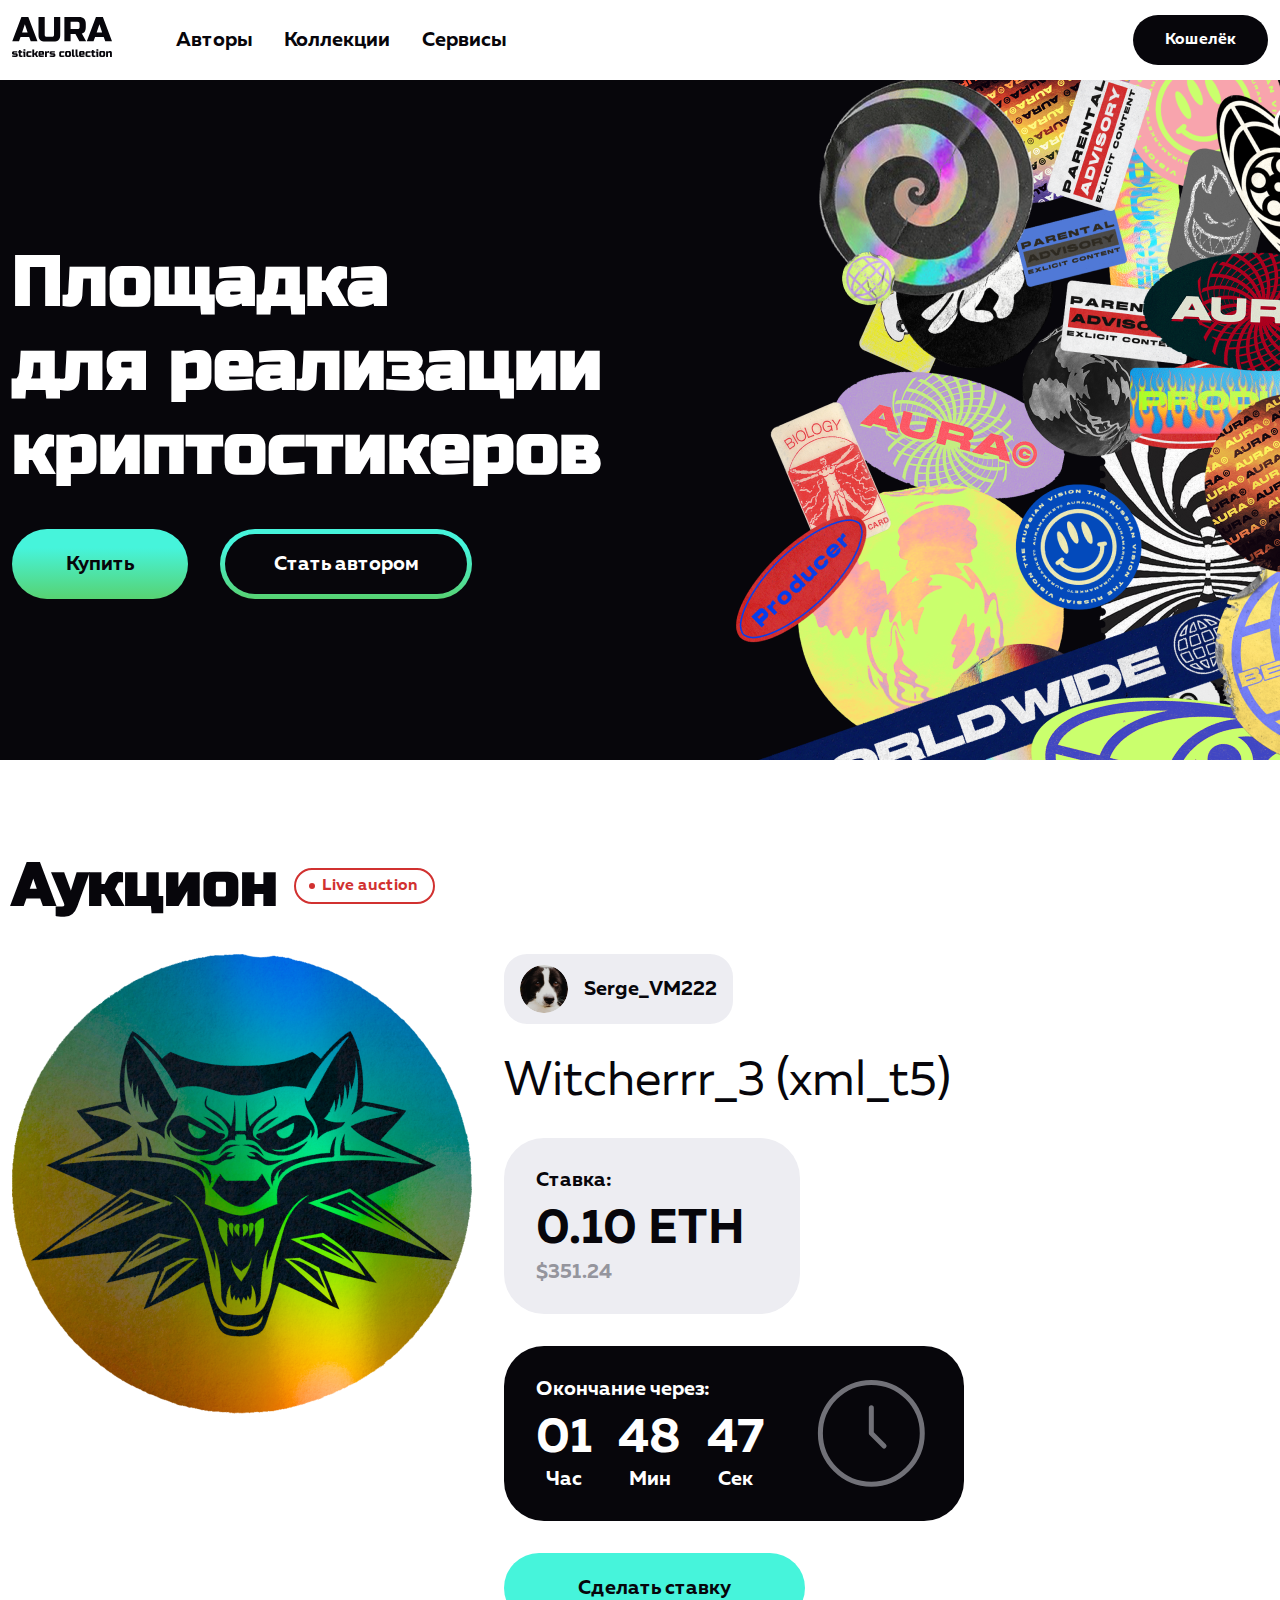
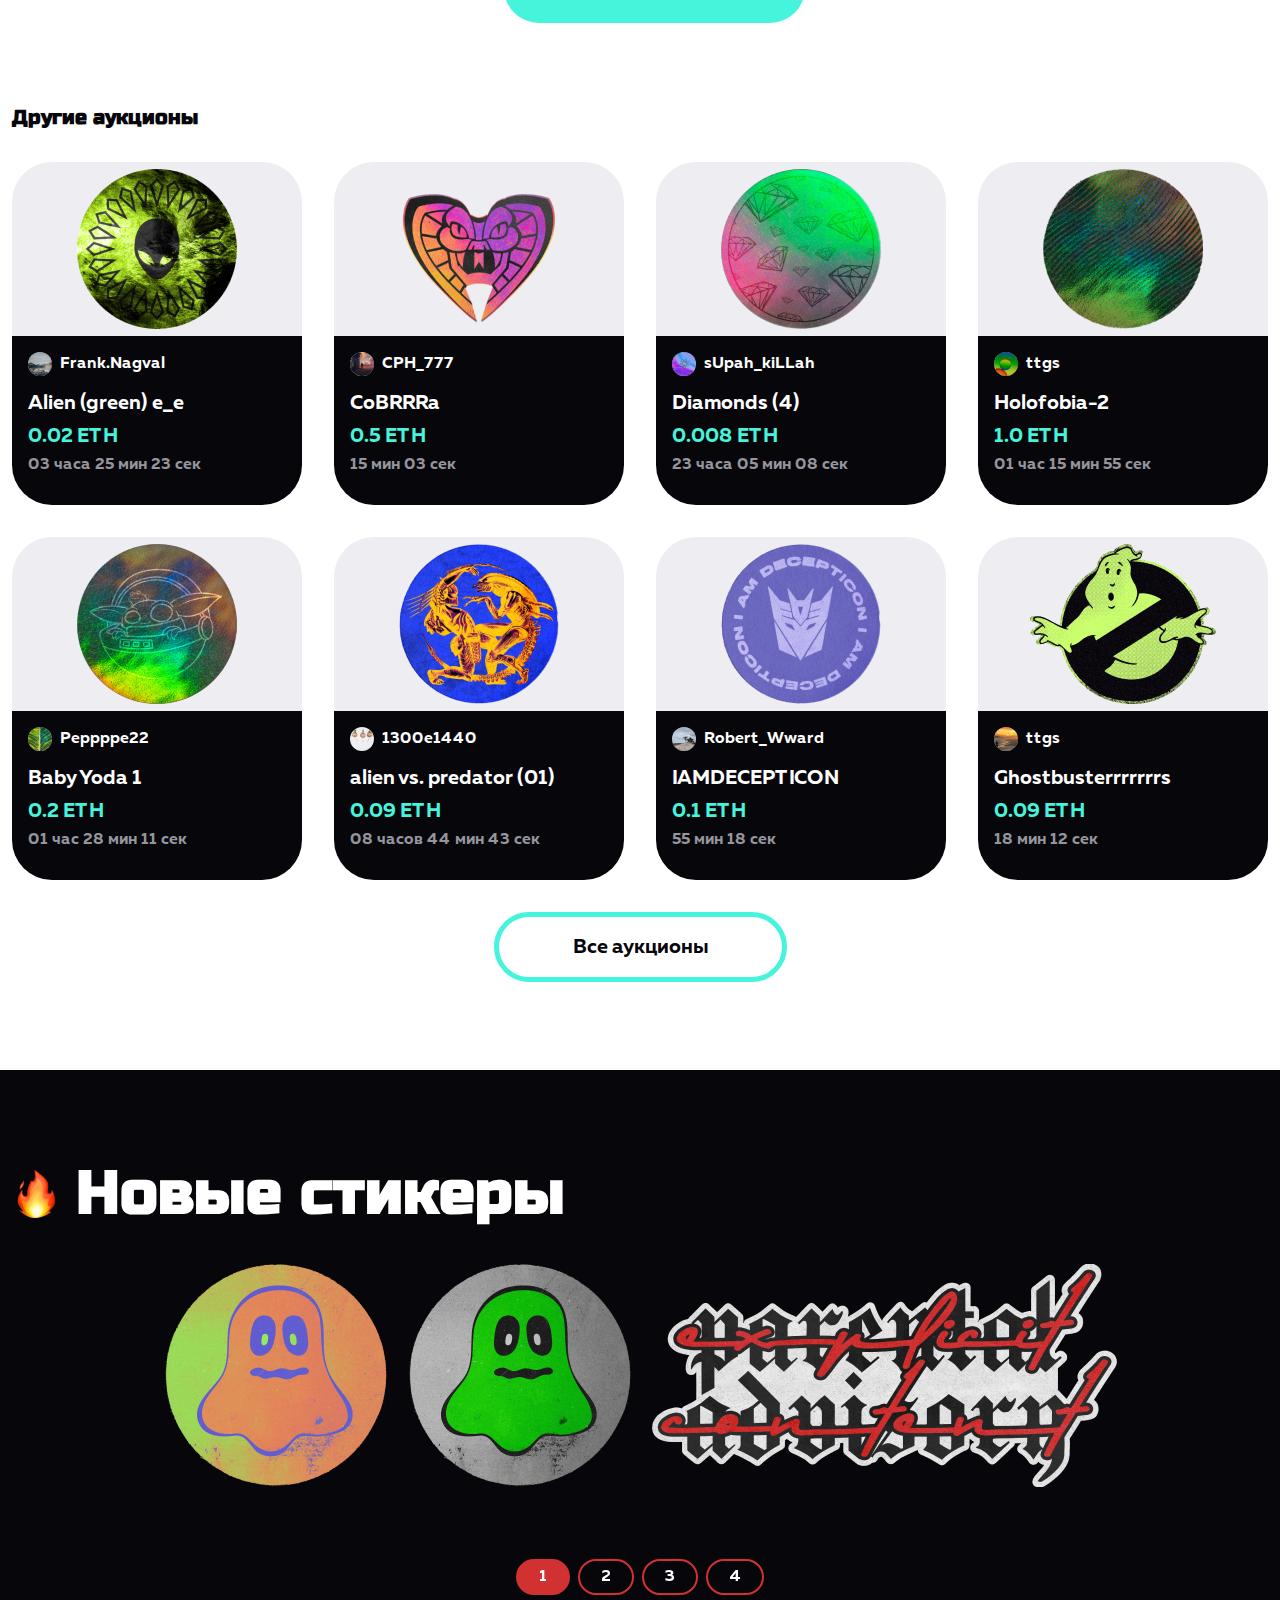
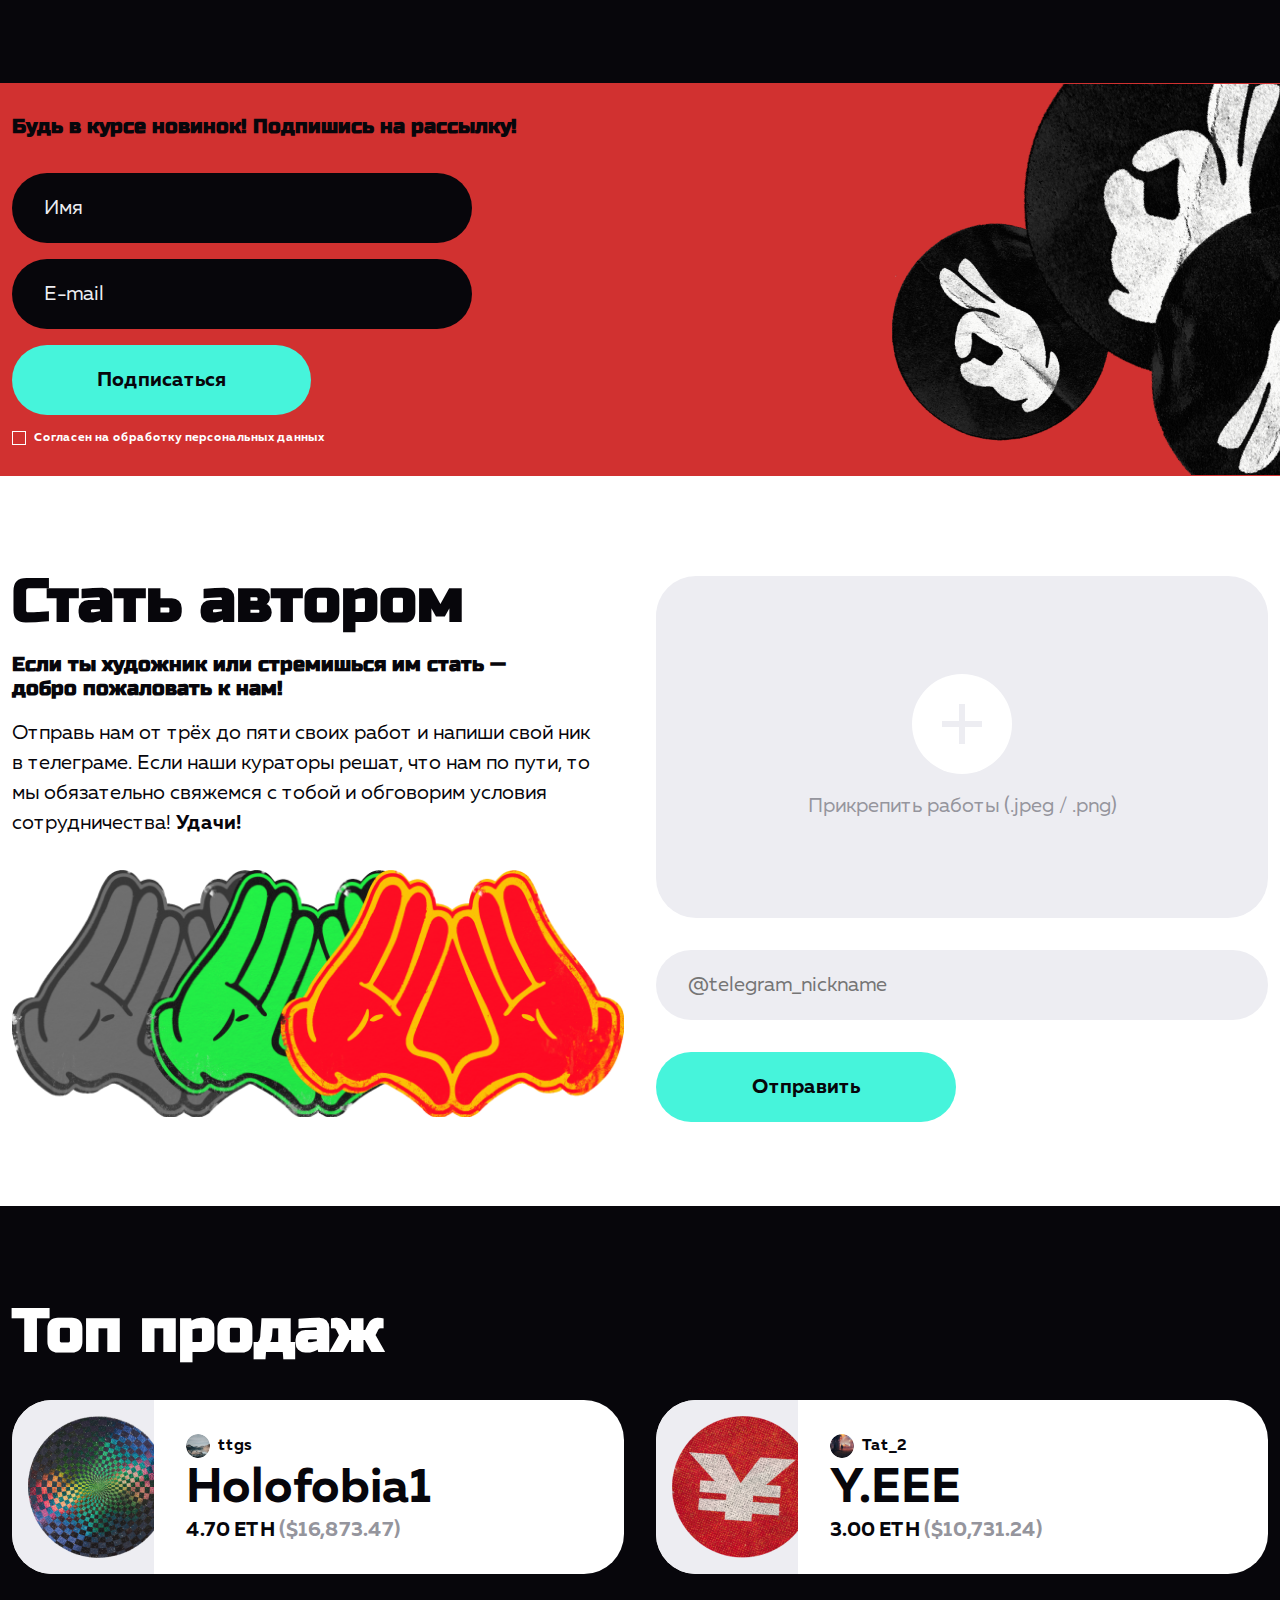
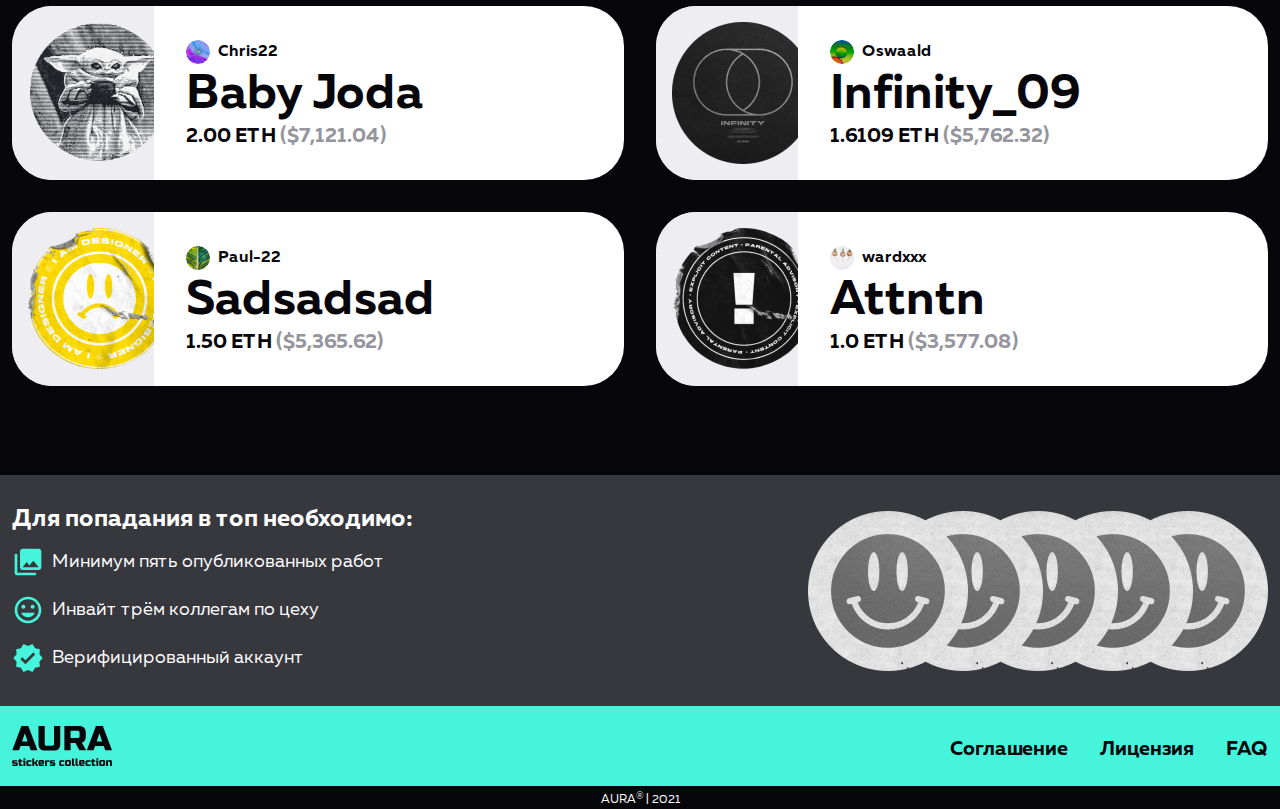
<file: app/index.html>
<!DOCTYPE html>
<html lang="ru">
<head>
	<meta charset="UTF-8">
	<meta http-equiv="X-UA-Compatible" content="IE=edge">
	<link rel="shortcut icon" href="img/favicon.png">
	<meta name="viewport" content="width=device-width, initial-scale=1.0">
	<title>Aura - коллекция стикеров</title>
	<link rel="stylesheet" href="css/normalize.css">
  <link rel="stylesheet" href="https://unpkg.com/swiper/swiper-bundle.min.css" />
	<link rel="stylesheet" href="css/style.css">
  <link rel="stylesheet" href="css/media.css">
</head>
<body>
	<header class="header">
		<div class="container header__container">
			<a class="logo header__logo">
				<img src="img/logo.svg" alt="Логотип компании Аура">
			</a>
			<nav class="nav header__nav">
				<ul class="nav__list list-reset">
					<li class="nav__item"><a href="#" class="nav__link">Авторы</a></li>
					<li class="nav__item"><a href="#" class="nav__link">Коллекции</a></li>
					<li class="nav__item"><a href="#" class="nav__link">Сервисы</a></li>
				</ul>
			</nav>
			<button class="btn-reset header__btn">Кошелёк</button>
		</div>
	</header>
	<main>
		<section class="hero">
			<div class="container hero__container">
        <div class="hero__text">
          <h1 class="hero__title">Площадка для&nbsp;реализации криптостикеров</h1>
          <div class="hero__buttons">
            <a href="#" class="hero__btn hero__btn--fill">
              <span class="hero__btn-text">
                Купить
              </span>
            </a>
            <a href="#" class="hero__btn hero__btn--stroke">
              <span class="hero__btn-text">
                Стать автором
              </span>
            </a>
          </div>
        </div>
			</div>
		</section>
		<section class="auction-bet-section">
			<div class="container">
				<h2 class="title auction-bet-section__title">
					Аукцион
					<span class="auction-bet-section__state">Live auction</span>
				</h2>
				<div class="auction-bet-section__content">
					<div class="auction-bet-section__image">
						<img src="img/sticker-1.png" alt="Стикер witcher">
					</div>
					<div class="auction-bet-section__info">
						<div class="auction-owner auction-bet-section__owner">
							<img src="img/avatar.png" alt="Аватарка владельца Serge" class="auction-owner__avatar">
							<span class="auction-owner__nickname">Serge_VM222</span>
						</div>
						<h3 class="auction-bet-section__subtitle">Witcherrr_3 (xml_t5)</h3>
						<div class="auction-bet-section__props">
							<div class="auction-bet">
								<span class="auction-bet__caption">Ставка:</span>
								<span class="auction-bet__price">0.10 ETH</span>
								<span class="auction-bet__price-dollars">$351.24</span>
							</div>
							<div class="auction-timer">
								<span class="auction-timer__caption">Окончание через:</span>
								<div class="auction-timer__content">
									<div class="auction-timer__part">
										<span class="auction-timer__value">01</span>
										<span class="auction-timer__text">Час</span>
									</div>
									<div class="auction-timer__part">
										<span class="auction-timer__value">48</span>
										<span class="auction-timer__text">Мин</span>
									</div>
									<div class="auction-timer__part">
										<span class="auction-timer__value">47</span>
										<span class="auction-timer__text">Сек</span>
									</div>
								</div>
							</div>
						</div>
						<button class="btn btn--fill auction-bet-section__btn">
              <span class="btn__text">
                Cделать ставку
              </span>
            </button>
					</div>
				</div>
			</div>
		</section>
		<section class="auction">
			<div class="container">
				<h2 class="second-title auction__title">Другие аукционы</h2>
				<ul class="auction__list list-reset">
					<li class="auction__item">
						<article class="auction-product">
							<div class="auction-product__image">
								<img src="img/auction-1.png" alt="Изображение стикера Alien (green) e_e">
							</div>
							<div class="auction-product__info">
								<div class="auction-owner auction__owner">
									<img src="img/avatar-1.jpg" alt="Аватарка владельца Frank.Nagval" class="auction-owner__avatar">
									<span class="auction-owner__nickname">Frank.Nagval</span>
								</div>
								<h3 class="auction-product__title">Alien (green) e_e</h3>
								<span class="auction-product__price">0.02 ETH</span>
								<span class="auction-product__timer">03 часа 25 мин 23 сек</span>
							</div>
						</article>
					</li>
					<li class="auction__item">
						<article class="auction-product">
							<div class="auction-product__image">
								<img src="img/auction-2.png" alt="Изображение стикера CoBRRRa">
							</div>
							<div class="auction-product__info">
								<div class="auction-owner auction__owner">
									<img src="img/avatar-2.jpg" alt="Аватарка владельца CPH_777" class="auction-owner__avatar">
									<span class="auction-owner__nickname">CPH_777</span>
								</div>
								<h3 class="auction-product__title">CoBRRRa</h3>
								<span class="auction-product__price">0.5 ETH</span>
								<span class="auction-product__timer">15 мин 03 сек</span>
							</div>
						</article>
					</li>
					<li class="auction__item">
						<article class="auction-product">
							<div class="auction-product__image">
								<img src="img/auction-3.png" alt="Изображение стикера Diamonds (4)">
							</div>
							<div class="auction-product__info">
								<div class="auction-owner auction__owner">
									<img src="img/avatar-3.jpg" alt="Аватарка владельца sUpah_kiLLah" class="auction-owner__avatar">
									<span class="auction-owner__nickname">sUpah_kiLLah</span>
								</div>
								<h3 class="auction-product__title">Diamonds (4)</h3>
								<span class="auction-product__price">0.008 ETH</span>
								<span class="auction-product__timer">23 часа 05 мин 08 сек</span>
							</div>
						</article>
					</li>
					<li class="auction__item">
						<article class="auction-product">
							<div class="auction-product__image">
								<img src="img/auction-4.png" alt="Изображение стикера Holofobia-2">
							</div>
							<div class="auction-product__info">
								<div class="auction-owner auction__owner">
									<img src="img/avatar-4.jpg" alt="Аватарка владельца ttgs" class="auction-owner__avatar">
									<span class="auction-owner__nickname">ttgs</span>
								</div>
								<h3 class="auction-product__title">Holofobia-2</h3>
								<span class="auction-product__price">1.0 ETH</span>
								<span class="auction-product__timer">01 час 15 мин 55 сек</span>
							</div>
						</article>
					</li>
					<li class="auction__item">
						<article class="auction-product">
							<div class="auction-product__image">
								<img src="img/auction-5.png" alt="Изображение стикера Baby Yoda 1">
							</div>
							<div class="auction-product__info">
								<div class="auction-owner auction__owner">
									<img src="img/avatar-5.jpg" alt="Аватарка владельца Peppppe22" class="auction-owner__avatar">
									<span class="auction-owner__nickname">Peppppe22</span>
								</div>
								<h3 class="auction-product__title">Baby Yoda 1</h3>
								<span class="auction-product__price">0.2 ETH</span>
								<span class="auction-product__timer">01 час 28 мин 11 сек</span>
							</div>
						</article>
					</li>
					<li class="auction__item">
						<article class="auction-product">
							<div class="auction-product__image">
								<img src="img/auction-6.png" alt="Изображение стикера alien vs. predator (01)">
							</div>
							<div class="auction-product__info">
								<div class="auction-owner auction__owner">
									<img src="img/avatar-6.jpg" alt="Аватарка владельца 1300e1440" class="auction-owner__avatar">
									<span class="auction-owner__nickname">1300e1440</span>
								</div>
								<h3 class="auction-product__title">alien vs. predator (01)</h3>
								<span class="auction-product__price">0.09 ETH</span>
								<span class="auction-product__timer">08 часов 44 мин 43 сек</span>
							</div>
						</article>
					</li>
					<li class="auction__item">
						<article class="auction-product">
							<div class="auction-product__image">
								<img src="img/auction-7.png" alt="Изображение стикера IAMDECEPTICON">
							</div>
							<div class="auction-product__info">
								<div class="auction-owner auction__owner">
									<img src="img/avatar-7.jpg" alt="Аватарка владельца Robert_Wward" class="auction-owner__avatar">
									<span class="auction-owner__nickname">Robert_Wward</span>
								</div>
								<h3 class="auction-product__title">IAMDECEPTICON</h3>
								<span class="auction-product__price">0.1 ETH</span>
								<span class="auction-product__timer">55 мин 18 сек</span>
							</div>
						</article>
					</li>
					<li class="auction__item">
						<article class="auction-product">
							<div class="auction-product__image">
								<img src="img/auction-8.png" alt="Изображение стикера Ghostbusterrrrrrrs">
							</div>
							<div class="auction-product__info">
								<div class="auction-owner auction__owner">
									<img src="img/avatar-8.jpg" alt="Аватарка владельца ttgs" class="auction-owner__avatar">
									<span class="auction-owner__nickname">ttgs</span>
								</div>
								<h3 class="auction-product__title">Ghostbusterrrrrrrs</h3>
								<span class="auction-product__price">0.09 ETH</span>
								<span class="auction-product__timer">18 мин 12 сек</span>
							</div>
						</article>
					</li>
				</ul>
				<div class="btn-center">
					<button class="btn btn--stroke auction__more">
            <span class="btn__text">
              Все аукционы
            </span>
          </button>
				</div>
			</div>
		</section>
		<section class="new">
			<div class="container">
				<h2 class="title new__title">Новые стикеры</h2>
				<div class="new__slider">
					<div class="swiper-wrapper">
						<div class="swiper-slide">
							<div class="new__stickers">
                <picture>
                  <source srcset="img/new-1-tablet.png" media="(max-width: 1440px)">
                  <img src="img/new-1.png" alt="Изображение стикера">
                </picture>
                <picture>
                  <source srcset="img/new-2-tablet.png" media="(max-width: 1440px)">
                  <img src="img/new-2.png" alt="Изображение стикера">
                </picture>
                <picture>
                  <source srcset="img/new-3-tablet.png" media="(max-width: 1440px)">
                  <img src="img/new-3.png" alt="Изображение стикера">
                </picture>
							</div>
						</div>
            <div class="swiper-slide">
              <div class="new__stickers">
                <picture>
                  <source srcset="img/new-4-tablet.png" media="(max-width: 1440px)">
                  <img src="img/new-4.png" alt="Изображение стикера">
                </picture>
                <picture>
                  <source srcset="img/new-5-tablet.png" media="(max-width: 1440px)">
                  <img src="img/new-5.png" alt="Изображение стикера">
                </picture>
              </div>
            </div>
            <div class="swiper-slide">
              <div class="new__stickers">
                <picture>
                  <source srcset="img/new-6-tablet.png" media="(max-width: 1440px)">
                  <img src="img/new-6.png" alt="Изображение стикера">
                </picture>
                <picture>
                  <source srcset="img/new-7-tablet.png" media="(max-width: 1440px)">
                  <img src="img/new-7.png" alt="Изображение стикера">
                </picture>
                <picture>
                  <source srcset="img/new-8-tablet.png" media="(max-width: 1440px)">
                  <img src="img/new-8.png" alt="Изображение стикера">
                </picture>
              </div>
            </div>
            <div class="swiper-slide">
              <div class="new__stickers">
                <picture>
                  <source srcset="img/new-9-tablet.png" media="(max-width: 1440px)">
                  <img src="img/new-9.png" alt="Изображение стикера">
                </picture>
              </div>
            </div>
					</div>
				</div>
        <div class="new__pagination swiper-pagination"></div>
			</div>
		</section>
		<section class="subscribe">
			<div class="container subscribe__container">
				<h2 class="second-title subscribe__title">Будь в курсе новинок! Подпишись на рассылку!</h2>
				<form action="#" class="subscribe-form">
					<input type="text" class="form-input subscribe-form__input form-input--dark" placeholder="Имя" name="name">
					<input type="email" class="form-input subscribe-form__input form-input--dark" placeholder="E-mail" name="email">
					<button class="btn btn--fill subscribe-form__btn">
            <span class="btn__text">
              Подписаться
            </span>
          </button>
					<label class="checkbox">
						<input type="checkbox" class="checkbox__input" name="checkbox">
						<span class="checkbox__text">Согласен на обработку персональных данных</span>
					</label>
				</form>
			</div>
		</section>
		<section class="become-author">
			<div class="container">
				<div class="become-author__content">
					<div class="become-author__text">
            <h2 class="title become-author__title">Стать автором</h2>
						<p class="become-author__subtitle">
							Если ты&nbsp;художник или стремишься им&nbsp;стать&nbsp;&mdash; добро пожаловать к&nbsp;нам!
						</p>
						<p class="become-author__descr">
							Отправь нам от&nbsp;трёх до&nbsp;пяти своих работ и&nbsp;напиши свой ник в&nbsp;телеграме. Если наши кураторы
							решат, что нам по&nbsp;пути, то мы обязательно свяжемся с&nbsp;тобой и&nbsp;обговорим условия сотрудничества! <b>Удачи!</b>
						</p>
						<img src="img/become-decorate.png" alt="" class="become-author__decorate" aria-hidden="true">
					</div>
					<div class="become-author__form">
						<label class="file become-author__file">
							<input type="file" class="file__input" accept="image/*">
							<span class="file__icon"></span>
							<span class="file__content">Прикрепить работы (.jpeg / .png)</span>
						</label>
						<input type="text" class="form-input become-author__input form-input--light" placeholder="@telegram_nickname" name="telegram_nick">
						<div class="become-author__wrap">
              <button class="btn btn--fill become-author__btn">
                <span class="btn__text">
                  Отправить
                </span>
              </button>
            </div>
					</div>
				</div>
			</div>
		</section>
		<section class="top">
			<div class="container">
				<h2 class="title top__title">Топ продаж</h2>
				<ul class="top__list list-reset">
					<li class="top__item">
						<article class="top-product">
							<div class="top-product__image">
                <picture>
                  <source srcset="img/top-1-tablet.png" media="(max-width: 768px)">
                  <img src="img/top-1.png" alt="Изображение стикера Holofobia1">
                </picture>
							</div>
							<div class="top-product__info">
								<div class="auction-owner top-product__owner">
									<img src="img/avatar-1.jpg" alt="Аватарка владельца ttgs" class="auction-owner__avatar">
									<span class="auction-owner__nickname">ttgs</span>
								</div>
								<h3 class="top-product__title">Holofobia1</h3>
								<div class="top-product__price">4.70 ETH <span class="top-product__price-dollars">($16,873.47)</span></div>
							</div>
						</article>
					</li>
					<li class="top__item">
						<article class="top-product">
							<div class="top-product__image">
                <picture>
                  <source srcset="img/top-2-tablet.png" media="(max-width: 768px)">
                  <img src="img/top-2.png" alt="Изображение стикера Y.EEE">
                </picture>
							</div>
							<div class="top-product__info">
								<div class="auction-owner top-product__owner">
									<img src="img/avatar-2.jpg" alt="Аватарка владельца Tat_2" class="auction-owner__avatar">
									<span class="auction-owner__nickname">Tat_2</span>
								</div>
								<h3 class="top-product__title">Y.EEE</h3>
								<div class="top-product__price">3.00 ETH <span class="top-product__price-dollars">($10,731.24)</span></div>
							</div>
						</article>
					</li>
					<li class="top__item">
						<article class="top-product">
							<div class="top-product__image">
                <picture>
                  <source srcset="img/top-3-tablet.png" media="(max-width: 768px)">
                  <img src="img/top-3.png" alt="Изображение стикера Baby Joda">
                </picture>
							</div>
							<div class="top-product__info">
								<div class="auction-owner top-product__owner">
									<img src="img/avatar-3.jpg" alt="Аватарка владельца Chris22" class="auction-owner__avatar">
									<span class="auction-owner__nickname">Chris22</span>
								</div>
								<h3 class="top-product__title">Baby Joda</h3>
								<div class="top-product__price">2.00 ETH <span class="top-product__price-dollars">($7,121.04)</span></div>
							</div>
						</article>
					</li>
					<li class="top__item">
						<article class="top-product">
							<div class="top-product__image">
                <picture>
                  <source srcset="img/top-4-tablet.png" media="(max-width: 768px)">
                  <img src="img/top-4.png" alt="Изображение стикера Infinity_09">
                </picture>
							</div>
							<div class="top-product__info">
								<div class="auction-owner top-product__owner">
									<img src="img/avatar-4.jpg" alt="Аватарка владельца Oswaald" class="auction-owner__avatar">
									<span class="auction-owner__nickname">Oswaald</span>
								</div>
								<h3 class="top-product__title">Infinity_09</h3>
								<div class="top-product__price">1.6109 ETH <span class="top-product__price-dollars">($5,762.32)</span></div>
							</div>
						</article>
					</li>
					<li class="top__item">
						<article class="top-product">
							<div class="top-product__image">
                <picture>
                  <source srcset="img/top-5-tablet.png" media="(max-width: 768px)">
                  <img src="img/top-5.png" alt="Изображение стикера Sadsadsad">
                </picture>
							</div>
							<div class="top-product__info">
								<div class="auction-owner top-product__owner">
									<img src="img/avatar-5.jpg" alt="Аватарка владельца Paul-22" class="auction-owner__avatar">
									<span class="auction-owner__nickname">Paul-22</span>
								</div>
								<h3 class="top-product__title">Sadsadsad</h3>
								<div class="top-product__price">1.50 ETH <span class="top-product__price-dollars">($5,365.62)</span></div>
							</div>
						</article>
					</li>
					<li class="top__item">
						<article class="top-product">
							<div class="top-product__image">
                <picture>
                  <source srcset="img/top-6-tablet.png" media="(max-width: 768px)">
                  <img src="img/top-6.png" alt="Изображение стикера Attntn">
                </picture>
							</div>
							<div class="top-product__info">
								<div class="auction-owner top-product__owner">
									<img src="img/avatar-6.jpg" alt="Аватарка владельца wardxxx" class="auction-owner__avatar">
									<span class="auction-owner__nickname">wardxxx</span>
								</div>
								<h3 class="top-product__title">Attntn</h3>
								<div class="top-product__price">1.0 ETH <span class="top-product__price-dollars">($3,577.08)</span></div>
							</div>
						</article>
					</li>
				</ul>
			</div>
		</section>
		<section class="top-info">
			<div class="container top-info__container">
				<h2 class="top-info__title">Для попадания в топ необходимо:</h2>
				<ul class="top-info__list list-reset">
					<li class="top-info__item" style="background-image: url('img/top-info-1.svg');">Минимум пять опубликованных работ</li>
					<li class="top-info__item" style="background-image: url('img/top-info-2.svg');">Инвайт трём коллегам по цеху</li>
					<li class="top-info__item" style="background-image: url('img/top-info-3.svg');">Верифицированный аккаунт</li>
				</ul>
			</div>
		</section>
	</main>
	<footer class="footer">
		<div class="footer__top">
			<div class="container footer__container">
				<a class="logo">
					<img src="img/logo.svg" alt="Логотип компании Аура">
				</a>
				<ul class="footer__list list-reset">
					<li class="footer__item"><a href="#" class="footer__link">Соглашение</a></li>
					<li class="footer__item"><a href="#" class="footer__link">Лицензия</a></li>
					<li class="footer__item"><a href="#" class="footer__link">FAQ</a></li>
				</ul>
			</div>
		</div>
		<div class="footer__bottom">
			<span class="footer__text">AURA<sup class="reg">&reg;</sup>&nbsp;| 2021</span>
		</div>
	</footer>
  <script src="https://unpkg.com/swiper/swiper-bundle.min.js"></script>
  <script src="js/script.js"></script>
</body>
</html>
</file>
<file: app/css/style.css>
html {
  box-sizing: border-box;
}

*,
*::before,
*::after {
  box-sizing: inherit;
}

img {
  max-width: 100%;
}

a {
  color: inherit;
  text-decoration: none;
}

@font-face {
  font-family: 'Muller';
  src: url('../fonts/MullerRegular.woff2'),
    url('../fonts/MullerRegular.woff');
  font-display: swap;
  font-weight: 400;
}

@font-face {
  font-family: 'Muller';
  src: url('../fonts/MullerBold.woff2'),
    url('../fonts/MullerBold.woff');
  font-display: swap;
  font-weight: 700;
}

@font-face {
  font-family: 'Russo';
  src: url('../fonts/RussoOne-Regular.woff2'),
    url('../fonts/RussoOne-Regular.woff');
  font-display: swap;
  font-weight: 400;
}

:root {
  --color-light: #fff;
  --color-dark: #07060b;
  --color-primary: #46f4db;
  --color-primary-active: #57d272;
  --color-red: #d13130;
  --color-athens: #ededf2;
  --color-manatee: #95959d;
  --gap: 32px;
}

body {
  min-width: 320px;
  font-family: 'Muller', sans-serif;
  font-size: 20px;
  color: var(--color-dark);
}

.list-reset {
  padding: 0;
  margin: 0;
  list-style: none;
}

.btn-reset {
  border: none;
  padding: 0;
  background-color: transparent;
  cursor: pointer;
}

.container {
  margin: 0 auto;
  padding: 0 12px;
  max-width: 1304px;
}

.title {
  margin: 0;
  font-family: 'Russo', sans-serif;
  font-size: 60px;
  line-height: 72px;
  display: flex;
  color: var(--color-dark);
}

.second-title {
  margin: 0;
  font-family: 'Russo', sans-serif;
  font-size: 20px;
  line-height: 24px;
  color: var(--color-dark);
}

.btn {
  position: relative;
  outline: none;
  border: none;
  padding: 0;
  border-radius: 100px;
  padding: 25px 74px;
  font-weight: 700;
  font-size: 20px;
  line-height: 20px;
  text-align: center;
  color: #07060B;
  background-color: transparent;
  cursor: pointer;
  transition: background-color 0.3s ease-in-out, border-color 0.3s ease-in-out;
}

.btn::before {
  content: "";
  position: absolute;
  left: 0;
  right: 0;
  top: 0;
  bottom: 0;
  border-radius: inherit;
  background: linear-gradient(180deg, #46F4DB 27.08%, #57D272 100%);
  opacity: 0;
  transition: opacity 0.3s ease-in-out;
  pointer-events: none;
}

.btn::after {
  content: "";
  position: absolute;
  left: 0;
  right: 0;
  top: 0;
  bottom: 0;
  border-radius: inherit;
  background-color: var(--color-primary-active);
  opacity: 0;
  transition: opacity 0.3s ease-in-out;
  pointer-events: none;
}

.btn__text {
  position: relative;
  z-index: 5;
}

.btn--fill {
  background-color: var(--color-primary);
}

.btn--fill:focus::before {
  opacity: 1;
}

.btn--fill:hover::before {
  opacity: 1;
}

.btn--stroke {
  border: 5px solid var(--color-primary);
}

.btn--stroke:focus {
  border-color: var(--color-primary);
  background-color: var(--color-primary);
}

.btn--stroke:hover {
  border-color: var(--color-primary);
  background-color: var(--color-primary);
}

.btn:active::after {
  opacity: 1;
}

.btn--stroke:active {
  border-color: var(--color-primary-active);
}

.form-input {
  border: none;
  border-radius: 40px;
  padding-left: var(--gap);
  width: 100%;
  height: 70px;
  font-size: 20px;
  line-height: 20px;
}

/* header */
.header {
  padding: 15px 0;
  background-color: var(--color-light);
}

.header__container {
  display: flex;
  align-items: center;
}

.header__logo {
  margin-right: calc(var(--gap) * 2);
}

.header__nav {
  margin-right: auto;
}

.nav__list {
  display: flex;
  align-items: center;
}

.nav__item:not(:last-child) {
  margin-right: var(--gap);
}

.nav__link {
  font-weight: 700;
  transition: color 0.3s ease-in-out;
}

.nav__link:focus {
  outline: 2px solid var(--color-primary-active);
  outline-offset: 6px;
}

.nav__link:hover {
  color: var(--color-primary);
}

.nav__link:active {
  color: var(--color-primary-active);
}

.header__btn {
  outline: none;
  position: relative;
  border-radius: 100px;
  padding: 17px 32px;
  font-weight: 700;
  font-size: 16px;
  line-height: 16px;
  color: var(--color-light);
  background-color: var(--color-dark);
  transition: color 0.3s ease-in-out, background-color 0.3s ease-in-out;
}

.header__btn::after {
  content: "";
  position: absolute;
  left: -6px;
  top: -6px;
  border: 2px solid var(--color-primary-active);
  border-radius: 100px;
  width: calc(100% + 12px);
  height: calc(100% + 12px);
  opacity: 0;
}

.header__btn:focus::after {
  opacity: 1;
}

.header__btn:hover {
  color: var(--color-dark);
  background-color: var(--color-primary);
}

.header__btn:active {
  color: var(--color-dark);
  background-color: var(--color-primary-active);
}

/* hero */
.hero {
  height: 680px;
  background-color: var(--color-dark);
  background-image: url("../img/hero-bg.png");
  background-repeat: no-repeat;
  background-position: calc(100% + 9px) top;
}

.hero__container {
  height: 100%;
  display: flex;
  flex-direction: column;
  justify-content: center;
}

.hero__title {
  margin: 0;
  margin-bottom: 36px;
  font-family: 'Russo', sans-serif;
  font-size: 70px;
  line-height: 84px;
  color: var(--color-light);
}

.hero__text {
  width: 50%;
}

.hero__buttons {
  display: flex;
  align-items: center;
  flex-wrap: wrap;
}

.hero__btn {
  position: relative;
  outline: none;
  display: inline-block;
  border-radius: 100px;
  padding: 25px 54px;
  font-weight: 700;
  font-size: 20px;
  line-height: 20px;
  color: var(--color-dark);
  background: linear-gradient(180deg, #46F4DB 27.08%, #57D272 100%);
}

.hero__btn--fill {
  margin-right: var(--gap);
}

.hero__btn--stroke {
  padding: 5px;
}

.hero__btn-text {
  position: relative;
  z-index: 5;
}

.hero__btn--stroke .hero__btn-text {
  border-radius: inherit;
  padding: 20px 49px;
  display: inline-block;
  color: var(--color-light);
  background-color: var(--color-dark);
  transition: color 0.3s ease-in-out, background-color 0.3s ease-in-out;
}

.hero__btn::before {
  content: "";
  position: absolute;
  left: 0;
  right: 0;
  top: 0;
  bottom: 0;
  border-radius: inherit;
  background-color: var(--color-primary);
  opacity: 0;
  transition: opacity 0.3s ease-in-out;
}

.hero__btn::after {
  content: "";
  position: absolute;
  left: 0;
  right: 0;
  top: 0;
  bottom: 0;
  border-radius: inherit;
  background-color: var(--color-primary-active);
  opacity: 0;
  transition: opacity 0.3s ease-in-out;
}

.hero__btn:focus .hero__btn-text {
  color: var(--color-dark);
  background-color: transparent;
}

.hero__btn:focus::before {
  opacity: 1;
}

.hero__btn--fill:hover .hero__btn-text {
  color: var(--color-dark);
  background-color: transparent;
}

.hero__btn--fill:hover::before {
  opacity: 1;
}

.hero__btn--stroke:hover .hero__btn-text {
  color: var(--color-dark);
  background-color: transparent;
}

.hero__btn:active .hero__btn-text {
  color: var(--color-dark);
  background-color: transparent;
}

.hero__btn:active::after {
  opacity: 1;
}

/* auction-bet */
.auction-bet-section {
  padding-top: 90px;
  padding-bottom: 40px;
}

.auction-bet-section__state {
  display: inline-flex;
  align-items: center;
  border: 2px solid currentColor;
  border-radius: 100px;
  padding: 8px 15px;
  padding-left: 13px;
  font-family: 'Muller', sans-serif;
  font-weight: 700;
  font-size: 16px;
  line-height: 16px;
  color: var(--color-red);
  transform: translateX(16px);
}

.auction-bet-section__state::before {
  content: "";
  border-radius: 100%;
  margin-right: 7px;
  width: 6px;
  height: 6px;
  background-color: currentColor;
}

.auction-bet-section__title {
  display: inline-flex;
  align-items: center;
  margin-bottom: var(--gap);
}

.auction-bet-section__content {
  display: flex;
}

.auction-bet-section__image {
  margin-right: var(--gap);
  min-width: 460px;
}

.auction-bet-section__info {
  width: calc(100% - 460px - var(--gap));
}

.auction-owner {
  display: inline-flex;
  align-items: center;
}

.auction-owner__nickname {
  font-weight: 700;
  font-size: 16px;
  line-height: 16px;
}

.auction-bet-section__owner {
  margin-bottom: 34px;
  border-radius: 23px;
  padding: 11px 16px;
  background-color: var(--color-athens);
}

.auction-owner__avatar {
  overflow: hidden;
  border-radius: 100%;
  margin-right: 8px;
}

.auction-bet-section__owner .auction-owner__nickname {
  font-size: 20px;
  line-height: 20px;
}

.auction-bet-section__owner .auction-owner__avatar {
  margin-right: 16px;
}

.auction-bet-section__subtitle {
  margin: 0;
  margin-bottom: 32px;
  font-weight: 400;
  font-size: 48px;
  line-height: 48px;
}

.auction-bet-section__props {
  display: flex;
  margin-bottom: var(--gap);
}

.auction-bet {
  display: flex;
  flex-direction: column;
  margin-right: var(--gap);
  border-radius: 40px;
  padding: var(--gap);
  width: 296px;
  background-color: var(--color-athens);
}

.auction-bet__caption {
  margin-bottom: 16px;
  font-weight: 700;
  font-size: 20px;
  line-height: 20px;
  color: var(--color-dark);
}

.auction-bet__price {
  margin-bottom: 8px;
  font-weight: 700;
  font-size: 48px;
  line-height: 48px;
  color: var(--color-dark);
}

.auction-bet__price-dollars {
  font-weight: 700;
  font-size: 20px;
  line-height: 20px;
  color: var(--color-manatee);
}

.auction-timer {
  flex-grow: 1;
  border-radius: 40px;
  padding: var(--gap);
  max-width: 460px;
  color: var(--color-light);
  background-color: var(--color-dark);
  background-image: url("../img/clock.svg");
  background-position: calc(100% - var(--gap)) center;
  background-size: 121px 121px;
  background-repeat: no-repeat;
}

.auction-timer__caption {
  display: inline-block;
  margin-bottom: 16px;
  font-weight: 700;
  font-size: 20px;
  line-height: 20px;
}

.auction-timer__content {
  display: flex;
}

.auction-timer__part {
  display: flex;
  flex-direction: column;
  align-items: center;
}

.auction-timer__part:not(:last-child) {
  margin-right: 26px;
}

.auction-timer__value {
  margin-bottom: 6px;
  font-weight: 700;
  font-size: 48px;
  line-height: 48px;
}

.auction-timer__text {
  font-weight: 700;
  font-size: 20px;
  line-height: 20px;
}

/* auction */
.auction {
  padding-top: 43px;
  padding-bottom: 88px;
}

.auction__title {
  margin-bottom: var(--gap);
}

.auction__list {
  display: flex;
  flex-wrap: wrap;
}

.auction__item {
  margin-bottom: var(--gap);
  width: calc((100% - (var(--gap) * 3)) / 4);
}

.auction__item:not(:nth-child(4n)) {
  margin-right: var(--gap);
}

.auction-product__image {
  display: flex;
  align-items: center;
  justify-content: center;
  border-radius: 40px 40px 0px 0px;
  padding: 7px;
  background-color: var(--color-athens);
}

.auction-product__info {
  display: flex;
  flex-direction: column;
  align-items: flex-start;
  border-bottom-left-radius: 40px;
  border-bottom-right-radius: 40px;
  padding: 16px;
  padding-bottom: 32px;
  color: var(--color-light);
  background-color: var(--color-dark);
}

.auction__owner {
  margin-bottom: 17px;
}

.auction-product__title {
  margin: 0;
  margin-bottom: 13px;
  font-weight: 700;
  font-size: 20px;
  line-height: 20px;
}

.auction-product__price {
  margin-bottom: 11px;
  font-weight: 700;
  font-size: 20px;
  line-height: 20px;
  color: var(--color-primary);
}

.auction-product__timer {
  font-weight: 700;
  font-size: 16px;
  line-height: 16px;
  color: var(--color-manatee);
}

.btn-center {
  text-align: center;
}

.auction__more {
  padding: 20px 74px;
}

/* new */
.new {
  padding: 88px 0;
  background-color: var(--color-dark);
}

.new__title {
  margin-bottom: 34px;
  padding-left: 64px;
  color: var(--color-light);
  background-image: url("../img/fire.png");
  background-position: left center;
  background-size: 48px 48px;
  background-repeat: no-repeat;
}

.new__slider {
  overflow: hidden;
  margin-bottom: 65px;
  width: 100%;
}

.new__pagination {
  position: initial;
}

.new__stickers {
  display: flex;
}

.new__stickers picture:not(:last-child) {
  margin-right: 28px;
}

.swiper-pagination-bullet {
  border: 2px solid var(--color-red);
  border-radius: 40px;
  padding: 8px 21px;
  width: auto;
  height: auto;
  font-weight: 700;
  font-size: 16px;
  line-height: 16px;
  color: var(--color-light);
  background-color: transparent;
  opacity: 1;
  transition: background-color 0.3s ease-in-out;
}

.swiper-pagination-bullet:not(:last-child) {
  margin-right: 20px;
}

.swiper-pagination-bullet-active {
  background-color: var(--color-red);
}

/* subscribe */
.subscribe {
  background-color: var(--color-red);
}

.subscribe__container {
  padding-top: var(--gap);
  padding-bottom: 29px;
  background-image: url("../img/subscribe-bg.png");
  background-position: calc(100% - 12px) center;
  background-repeat: no-repeat;
}

.subscribe__title {
  margin-bottom: 34px;
}

.subscribe-form {
  display: flex;
  flex-direction: column;
  align-items: flex-start;
  max-width: 460px;
}

.subscribe-form__input {
  margin-bottom: 16px;
  color: var(--color-light);
  background-color: var(--color-dark);
}

.subscribe-form__input::placeholder {
  color: var(--color-athens);
}

.subscribe-form__btn {
  margin-bottom: 9px;
  padding: 25px 85px;
}

.checkbox {
  position: relative;
  user-select: none;
}

.checkbox__input {
  position: absolute;
  opacity: 0;
}

.checkbox__text {
  position: relative;
  border: 1px solid transparent;
  padding-left: 21px;
  font-weight: 700;
  font-size: 12px;
  line-height: 12px;
  color: var(--color-light);
}

.checkbox__text::before {
  content: "";
  position: absolute;
  left: -1px;
  top: -1px;
  border: 1px solid currentColor;
  width: 14px;
  height: 14px;
}

.checkbox__text::after {
  content: "";
  position: absolute;
  left: -1px;
  top: -1px;
  width: 14px;
  height: 14px;
  background-image: url("../img/check.svg");
  background-position: center;
  background-size: 65%;
  background-repeat: no-repeat;
  opacity: 0;
  transition: opacity 0.3s ease-in-out;
}

.checkbox__input:checked + .checkbox__text::after {
  opacity: 1;
}

.checkbox__input:focus + .checkbox__text {
  border-color: var(--color-light);
}

/* become author */
.become-author {
  padding-top: 90px;
  padding-bottom: 83px;
}

.become-author__content {
  display: flex;
}

.become-author__text {
  width: calc(50% - (var(--gap)) / 2);
  margin-right: var(--gap);
}

.become-author__title {
  margin-bottom: 15px;
}

.become-author__subtitle {
  margin: 0;
  margin-bottom: 17px;
  padding-right: 100px;
  font-family: 'Russo', sans-serif;
  font-weight: 700;
  font-size: 20px;
  line-height: 24px;
  color: var(--color-dark);
}

.become-author__descr {
  margin: 0;
  margin-bottom: var(--gap);
  padding-right: 10px;
  font-weight: 400;
  font-size: 20px;
  line-height: 30px;
}

.become-author__form {
  padding-top: 10px;
  width: calc(50% - (var(--gap)) / 2);
}

.become-author__input {
  margin-bottom: var(--gap);
  color: #717178;
  background-color: var(--color-athens);
}

.become-author__file {
  margin-bottom: var(--gap);
}

.become-author__btn {
  padding-left: 96px;
  padding-right: 96px;
}

.file {
  display: flex;
  flex-direction: column;
  align-items: center;
  justify-content: center;
  border-radius: 40px;
  padding: var(--gap);
  width: 100%;
  min-height: 342px;
  background: var(--color-athens);
  cursor: pointer;
}

.file__input {
  position: absolute;
  opacity: 0;
  appearance: none;
}

.file__icon {
  position: relative;
  border: 2px solid transparent;
  margin-bottom: 17px;
  border-radius: 100%;
  width: 100px;
  height: 100px;
  color: var(--color-athens);
  background-color: var(--color-light);
  transition: border-color 0.3s ease-in-out, color 0.3s ease-in-out;
}

.file__icon::before {
  content: "";
  position: absolute;
  left: 50%;
  top: 50%;
  width: 40px;
  height: 6px;
  background-color: currentColor;
  transform: translate(-50%, -50%);
}

.file__icon::after {
  content: "";
  position: absolute;
  left: 50%;
  top: 50%;
  width: 6px;
  height: 40px;
  background-color: currentColor;
  transform: translate(-50%, -50%);
}

.file__content {
  font-weight: 400;
  font-size: 20px;
  line-height: 30px;
  color: var(--color-manatee);
}

.file__input:focus + .file__icon {
  border-color: var(--color-primary);
  color: var(--color-primary);
}

.file:hover .file__icon {
  border-color: var(--color-primary);
  color: var(--color-primary);
}

.file__input:active + .file__icon {
  border-color: var(--color-primary-active);
  color: var(--color-primary-active);
}

/* top */
.top {
  padding-top: 90px;
  padding-bottom: 57px;
  background-color: var(--color-dark);
}

.top__title {
  margin-bottom: var(--gap);
  color: var(--color-light);
}

.top__list {
  display: flex;
  flex-wrap: wrap;
}

.top__item {
  margin-bottom: var(--gap);
  width: calc(50% - (var(--gap) / 2));
}

.top__item:not(:nth-child(2n)) {
  margin-right: var(--gap);
}

.top-info__item {
  background-repeat: no-repeat;
}

.top-product {
  display: flex;
  align-items: center;
  border-radius: 40px;
  background-color: var(--color-light);
}

.top-product__image {
  margin-right: var(--gap);
  border-radius: 40px 0px 0px 40px;
  padding: 16px;
  padding-bottom: 10px;
  padding-right: 0;
  background: var(--color-athens);
}

.top-product__title {
  margin: 0;
  margin-bottom: 7px;
  font-weight: 700;
  font-size: 48px;
  line-height: 48px;
  color: var(--color-dark);
}

.top-product__price {
  font-weight: 700;
  font-size: 20px;
  line-height: 20px;
  color: var(--color-dark);
}

.top-product__price-dollars {
  color: var(--color-manatee);
}

.top-product__owner {
  margin-bottom: 7px;
}

/* top info */
.top-info {
  background-color: #37373e;
}

.top-info__container {
  padding: var(--gap) 12px;
  background-image: url("../img/top-info-bg.png");
  background-size: 460px 160px;
  background-position: calc(100% - 12px) center;
  background-repeat: no-repeat;
}

.top-info__title {
  margin: 0;
  margin-bottom: 15px;
  font-weight: 700;
  font-size: 24px;
  line-height: 24px;
  color: var(--color-light);
}

.top-info__item {
  padding-left: 40px;
  font-weight: 400;
  font-size: 18px;
  line-height: 32px;
  color: var(--color-light);
}

.top-info__item:not(:last-child) {
  margin-bottom: 16px;
}

/* footer */
.footer__top {
  padding-top: 20px;
  padding-bottom: 14px;
  background-color: var(--color-primary);
}

.footer__link {
  position: relative;
  font-weight: 700;
  font-size: 20px;
  line-height: 20px;
  color: var(--color-dark);
}

.footer__link::after {
  content: "";
  position: absolute;
  left: 0;
  bottom: 0;
  width: 100%;
  height: 2px;
  background-color: currentColor;
  transform-origin: left;
  transform: scaleX(0);
  transition: transform 0.3s ease-in-out;
}

.footer__link:focus::after {
  transform: scaleX(1);
}

.footer__link:active::after {
  background-color: var(--color-manatee);
  transform: scaleX(1);
}

.footer__container {
  display: flex;
  align-items: center;
  justify-content: space-between;
}

.footer__list {
  display: flex;
  align-items: center;
}

.footer__item:not(:last-child) {
  margin-right: var(--gap);
}

.footer__bottom {
  padding: 0 12px;
  text-align: center;
  background-color: var(--color-dark);
}

.footer__text {
  font-weight: 400;
  font-size: 12px;
  line-height: 12px;
  color: var(--color-light);
}
</file>
<file: app/css/media.css>
@media (max-width: 1440px) {
  .hero {
    background-position: calc(100% + 400px) top;
  }

  .auction-bet-section__props {
    flex-direction: column;
  }

  .auction-bet {
    margin-right: 0;
    margin-bottom: var(--gap);
  }

  .subscribe__container {
    background-position: calc(100% + 400px) center;
  }

  .new__stickers {
    justify-content: center;
  }

  .new__stickers picture:not(:last-child) {
    margin-right: 21px;
  }
}

@media (max-width: 1024px) {
  .container {
    padding: 0 36px;
  }

  .hero {
    background-image: url("../img/hero-bg-tablet.png");
    background-position: right top;
  }

  .auction-bet {
    margin-bottom: 30px;
  }

  .auction {
    padding-top: 48px;
  }

  .auction__item:not(:nth-child(4n)) {
    margin-right: 0;
  }

  .auction__item:not(:nth-child(3n)) {
    margin-right: var(--gap);
  }

  .auction__item:nth-last-child(-n + 2) {
    display: none;
  }

  .auction__item {
    width: calc((100% - (var(--gap) * 2)) / 3);
  }

  .new__slider {
    margin-bottom: 58px;
  }

  .subscribe__container {
    padding-top: var(--gap);
    padding-bottom: 28px;
  }

  .become-author {
    padding-bottom: 90px;
  }

  .become-author__decorate {
    display: none;
  }

  .become-author__content {
    display: block;
  }

  .become-author__text {
    margin-right: 0;
    width: 100%;
  }

  .become-author__descr {
    padding-right: 0;
    max-width: 788px;
  }

  .become-author__form {
    --size-limiter: 624px;

    display: flex;
    flex-direction: column;
    align-items: flex-end;
    padding: 0;
    width: 100%;
    background-image: url("../img/become-decorate-tablet.png");
    background-position: left center;
    background-repeat: no-repeat;
  }

  .become-author__wrap {
    width: 100%;
    max-width: var(--size-limiter);
  }

  .become-author__file {
    max-width: var(--size-limiter);
  }

  .become-author__input {
    max-width: var(--size-limiter);
  }

  .top-info__container {
    padding-top: 33px;
    padding-bottom: 33px;
    background-position: calc(100% - 36px) center;
  }

  .hero__text {
    width: 100%;
  }
}

@media (max-width: 992px) {
  .hero__btn--fill {
    margin-right: 0;
    margin-bottom: 20px;
  }

  .hero__buttons {
    max-width: 400px;
  }

  .auction-timer {
    background-image: none;
  }

  .become-author__form {
    --size-limiter: 400px;
    background-size: 250px auto;
  }

  .auction-bet-section__image {
    min-width: auto;
    width: 300px;
  }

  .auction-bet-section__info {
    width: calc(100% - 300px - var(--gap));
  }

  .auction-product__title {
    font-size: 17px;
  }

  .auction-product__timer {
    font-size: 14px;
  }

  .subscribe__container {
    background-image: none;
  }

  .top-product {
    min-height: 140px;
  }

  .top-product__image {
    height: 100%;
    padding: 0;
  }

  .top-product__title {
    font-size: 32px;
    line-height: 42px;
  }

  .top-info__container {
    background-image: none;
  }

  .file__input {
    max-width: 10px;
  }
}

@media (max-width: 768px) {
  .hero {
    background-image: none;
  }

  .header {
    padding-bottom: 0;
  }

  .header__container {
    flex-wrap: wrap;
    justify-content: space-between;
  }

  .header__nav {
    border-top: 1px solid #c4c4c4;
    padding: 10px 0;
    margin-top: 20px;
    margin-right: 0;
    width: 100%;
    order: 3;
  }

  .header__nav .nav__list {
    justify-content: center;
  }

  .header__logo {
    margin-left: 36px;
  }

  .header__btn {
    margin-right: 36px;
  }

  .header__container {
    padding: 0;
  }

  .auction-bet-section__content {
    display: block;
  }

  .auction-bet-section__info {
    width: 100%;
  }

  .auction-bet-section__image {
    margin-right: 0;
    margin-bottom: var(--gap);
  }

  .auction__item:not(:nth-child(3n)) {
    margin-right: 0;
  }

  .auction__item:not(:nth-child(2n)) {
    margin-right: var(--gap);
  }

  .auction__item:nth-last-child(-n + 2) {
    display: none;
  }

  .auction__item {
    width: calc((100% - (var(--gap) * 1)) / 2);
  }

  .hero__title {
    font-size: 56px;
    line-height: 70px;
  }

  .become-author__form {
    --size-limiter: none;
    background-image: none;
  }

  .top-product {
    flex-direction: column;
    height: 100%;
  }

  .top-product__image {
    display: flex;
    align-items: flex-end;
    justify-content: center;
    border-radius: 40px 40px 0px 0px;
    width: 100%;
    margin-right: 0;
    height: 132px;
    font-size: 0;
  }

  .top-product__info {
    padding: 16px;
  }
}

@media (max-width: 576px) {
  .container {
    padding-left: 12px;
    padding-right: 12px;
  }

  .hero__title {
    font-size: 35px;
    line-height: 50px;
  }

  .title {
    font-size: 30px;
    line-height: 36px;
  }
}
</file>
